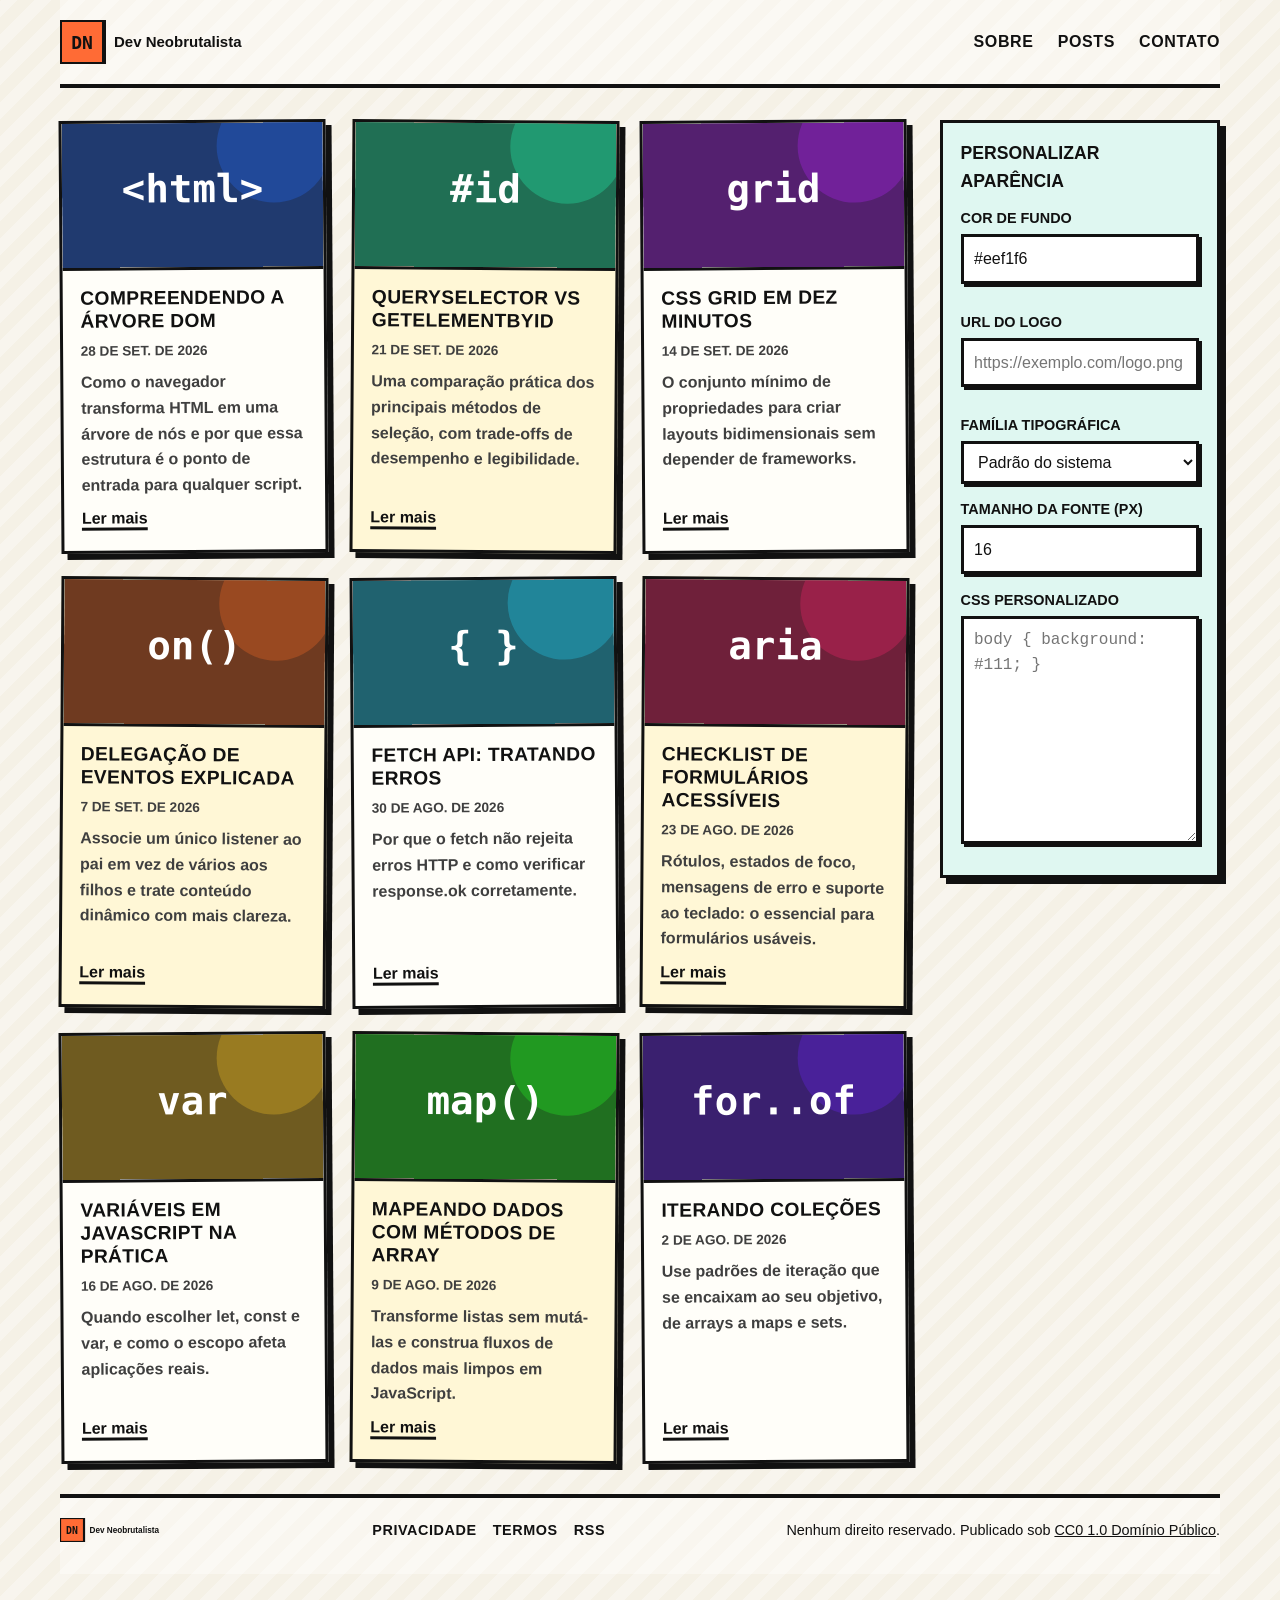
<file: aulas/DOM-API/index.html>
<html lang="pt-BR">

<head>
	<meta charset="UTF-8">
	<meta name="viewport" content="width=device-width, initial-scale=1.0">
	<title>Dev Neobrutalista</title>
	<link rel="stylesheet" href="./style.css" />
	<!-- <script type="module" src="blog.js"></script> -->
</head>

<body>
	<header>
		<a href="#" aria-label="Home">
			<img class="logo"
				src="data:image/svg+xml,%3Csvg%20xmlns%3D%22http%3A%2F%2Fwww.w3.org%2F2000%2Fsvg%22%20width%3D%22240%22%20height%3D%2244%22%20viewBox%3D%220%200%20240%2044%22%3E%3Crect%20width%3D%2244%22%20height%3D%2244%22%20fill%3D%22%23ff6b35%22%20stroke%3D%22%23111111%22%20stroke-width%3D%224%22%2F%3E%3Ctext%20x%3D%2222%22%20y%3D%2229%22%20font-family%3D%22monospace%22%20font-size%3D%2218%22%20font-weight%3D%22700%22%20fill%3D%22%23111111%22%20text-anchor%3D%22middle%22%3EDN%3C%2Ftext%3E%3Ctext%20x%3D%2254%22%20y%3D%2227%22%20font-family%3D%22sans-serif%22%20font-size%3D%2215%22%20font-weight%3D%22900%22%20fill%3D%22%23111111%22%3EDev%20Neobrutalista%3C%2Ftext%3E%3C%2Fsvg%3E"
				alt="Logo Dev Neobrutalista">
		</a>
		<nav aria-label="Menu principal">
			<ul>
				<li><a href="#about">Sobre</a></li>
				<li><a href="#posts">Posts</a></li>
				<li><a href="#contact">Contato</a></li>
			</ul>
		</nav>
	</header>

	<h1 class="sr-only">Dev Neobrutalista</h1>

	<main id="posts">
		<article>
			<img src="data:image/svg+xml,%3Csvg%20xmlns%3D%22http%3A%2F%2Fwww.w3.org%2F2000%2Fsvg%22%20width%3D%22640%22%20height%3D%22360%22%20viewBox%3D%220%200%20640%20360%22%3E%3Crect%20width%3D%22640%22%20height%3D%22360%22%20fill%3D%22hsl(220%2C55%25%2C28%25)%22%2F%3E%3Ccircle%20cx%3D%22520%22%20cy%3D%2260%22%20r%3D%22140%22%20fill%3D%22hsl(220%2C70%25%2C45%25)%22%20opacity%3D%22.5%22%2F%3E%3Ctext%20x%3D%2250%25%22%20y%3D%2255%25%22%20font-family%3D%22monospace%22%20font-size%3D%2296%22%20font-weight%3D%22700%22%20fill%3D%22%23fff%22%20text-anchor%3D%22middle%22%3E%26lt%3Bhtml%26gt%3B%3C%2Ftext%3E%3C%2Fsvg%3E"
				alt='Featured image for "Understanding the DOM Tree"' loading="lazy">
			<div class="post-body">
				<h2>Compreendendo a árvore DOM</h2>
				<time datetime="2026-09-28">28 de set. de 2026</time>
				<p>Como o navegador transforma HTML em uma árvore de nós e por que essa estrutura é o ponto de entrada
					para qualquer script.</p>
				<a class="read-more" href="#post-1">Ler mais</a>
			</div>
		</article>

		<article>
			<img src="data:image/svg+xml,%3Csvg%20xmlns%3D%22http%3A%2F%2Fwww.w3.org%2F2000%2Fsvg%22%20width%3D%22640%22%20height%3D%22360%22%20viewBox%3D%220%200%20640%20360%22%3E%3Crect%20width%3D%22640%22%20height%3D%22360%22%20fill%3D%22hsl(160%2C55%25%2C28%25)%22%2F%3E%3Ccircle%20cx%3D%22520%22%20cy%3D%2260%22%20r%3D%22140%22%20fill%3D%22hsl(160%2C70%25%2C45%25)%22%20opacity%3D%22.5%22%2F%3E%3Ctext%20x%3D%2250%25%22%20y%3D%2255%25%22%20font-family%3D%22monospace%22%20font-size%3D%2296%22%20font-weight%3D%22700%22%20fill%3D%22%23fff%22%20text-anchor%3D%22middle%22%3E%23id%3C%2Ftext%3E%3C%2Fsvg%3E"
				alt='Featured image for "querySelector vs getElementById"' loading="lazy">
			<div class="post-body">
				<h2>querySelector vs getElementById</h2>
				<time datetime="2026-09-21">21 de set. de 2026</time>
				<p>Uma comparação prática dos principais métodos de seleção, com trade-offs de desempenho e
					legibilidade.</p>
				<a class="read-more" href="#post-2">Ler mais</a>
			</div>
		</article>

		<article>
			<img src="data:image/svg+xml,%3Csvg%20xmlns%3D%22http%3A%2F%2Fwww.w3.org%2F2000%2Fsvg%22%20width%3D%22640%22%20height%3D%22360%22%20viewBox%3D%220%200%20640%20360%22%3E%3Crect%20width%3D%22640%22%20height%3D%22360%22%20fill%3D%22hsl(280%2C55%25%2C28%25)%22%2F%3E%3Ccircle%20cx%3D%22520%22%20cy%3D%2260%22%20r%3D%22140%22%20fill%3D%22hsl(280%2C70%25%2C45%25)%22%20opacity%3D%22.5%22%2F%3E%3Ctext%20x%3D%2250%25%22%20y%3D%2255%25%22%20font-family%3D%22monospace%22%20font-size%3D%2296%22%20font-weight%3D%22700%22%20fill%3D%22%23fff%22%20text-anchor%3D%22middle%22%3Egrid%3C%2Ftext%3E%3C%2Fsvg%3E"
				alt='Featured image for "CSS Grid in Ten Minutes"' loading="lazy">
			<div class="post-body">
				<h2>CSS Grid em dez minutos</h2>
				<time datetime="2026-09-14">14 de set. de 2026</time>
				<p>O conjunto mínimo de propriedades para criar layouts bidimensionais sem depender de frameworks.</p>
				<a class="read-more" href="#post-3">Ler mais</a>
			</div>
		</article>

		<article>
			<img src="data:image/svg+xml,%3Csvg%20xmlns%3D%22http%3A%2F%2Fwww.w3.org%2F2000%2Fsvg%22%20width%3D%22640%22%20height%3D%22360%22%20viewBox%3D%220%200%20640%20360%22%3E%3Crect%20width%3D%22640%22%20height%3D%22360%22%20fill%3D%22hsl(20%2C55%25%2C28%25)%22%2F%3E%3Ccircle%20cx%3D%22520%22%20cy%3D%2260%22%20r%3D%22140%22%20fill%3D%22hsl(20%2C70%25%2C45%25)%22%20opacity%3D%22.5%22%2F%3E%3Ctext%20x%3D%2250%25%22%20y%3D%2255%25%22%20font-family%3D%22monospace%22%20font-size%3D%2296%22%20font-weight%3D%22700%22%20fill%3D%22%23fff%22%20text-anchor%3D%22middle%22%3Eon()%3C%2Ftext%3E%3C%2Fsvg%3E"
				alt='Featured image for "Event Delegation Explained"' loading="lazy">
			<div class="post-body">
				<h2>Delegação de eventos explicada</h2>
				<time datetime="2026-09-07">7 de set. de 2026</time>
				<p>Associe um único listener ao pai em vez de vários aos filhos e trate conteúdo dinâmico com mais
					clareza.</p>
				<a class="read-more" href="#post-4">Ler mais</a>
			</div>
		</article>

		<article>
			<img src="data:image/svg+xml,%3Csvg%20xmlns%3D%22http%3A%2F%2Fwww.w3.org%2F2000%2Fsvg%22%20width%3D%22640%22%20height%3D%22360%22%20viewBox%3D%220%200%20640%20360%22%3E%3Crect%20width%3D%22640%22%20height%3D%22360%22%20fill%3D%22hsl(190%2C55%25%2C28%25)%22%2F%3E%3Ccircle%20cx%3D%22520%22%20cy%3D%2260%22%20r%3D%22140%22%20fill%3D%22hsl(190%2C70%25%2C45%25)%22%20opacity%3D%22.5%22%2F%3E%3Ctext%20x%3D%2250%25%22%20y%3D%2255%25%22%20font-family%3D%22monospace%22%20font-size%3D%2296%22%20font-weight%3D%22700%22%20fill%3D%22%23fff%22%20text-anchor%3D%22middle%22%3E%7B%20%7D%3C%2Ftext%3E%3C%2Fsvg%3E"
				alt='Featured image for "Fetch API: Handling Errors"' loading="lazy">
			<div class="post-body">
				<h2>Fetch API: tratando erros</h2>
				<time datetime="2026-08-30">30 de ago. de 2026</time>
				<p>Por que o fetch não rejeita erros HTTP e como verificar response.ok corretamente.</p>
				<a class="read-more" href="#post-5">Ler mais</a>
			</div>
		</article>

		<article>
			<img src="data:image/svg+xml,%3Csvg%20xmlns%3D%22http%3A%2F%2Fwww.w3.org%2F2000%2Fsvg%22%20width%3D%22640%22%20height%3D%22360%22%20viewBox%3D%220%200%20640%20360%22%3E%3Crect%20width%3D%22640%22%20height%3D%22360%22%20fill%3D%22hsl(340%2C55%25%2C28%25)%22%2F%3E%3Ccircle%20cx%3D%22520%22%20cy%3D%2260%22%20r%3D%22140%22%20fill%3D%22hsl(340%2C70%25%2C45%25)%22%20opacity%3D%22.5%22%2F%3E%3Ctext%20x%3D%2250%25%22%20y%3D%2255%25%22%20font-family%3D%22monospace%22%20font-size%3D%2296%22%20font-weight%3D%22700%22%20fill%3D%22%23fff%22%20text-anchor%3D%22middle%22%3Earia%3C%2Ftext%3E%3C%2Fsvg%3E"
				alt='Featured image for "Accessible Forms Checklist"' loading="lazy">
			<div class="post-body">
				<h2>Checklist de formulários acessíveis</h2>
				<time datetime="2026-08-23">23 de ago. de 2026</time>
				<p>Rótulos, estados de foco, mensagens de erro e suporte ao teclado: o essencial para formulários
					usáveis.</p>
				<a class="read-more" href="#post-6">Ler mais</a>
			</div>
		</article>

		<article>
			<img src="data:image/svg+xml,%3Csvg%20xmlns%3D%22http%3A%2F%2Fwww.w3.org%2F2000%2Fsvg%22%20width%3D%22640%22%20height%3D%22360%22%20viewBox%3D%220%200%20640%20360%22%3E%3Crect%20width%3D%22640%22%20height%3D%22360%22%20fill%3D%22hsl(45%2C55%25%2C28%25)%22%2F%3E%3Ccircle%20cx%3D%22520%22%20cy%3D%2260%22%20r%3D%22140%22%20fill%3D%22hsl(45%2C70%25%2C45%25)%22%20opacity%3D%22.5%22%2F%3E%3Ctext%20x%3D%2250%25%22%20y%3D%2255%25%22%20font-family%3D%22monospace%22%20font-size%3D%2296%22%20font-weight%3D%22700%22%20fill%3D%22%23fff%22%20text-anchor%3D%22middle%22%3Evar%3C%2Ftext%3E%3C%2Fsvg%3E"
				alt='Featured image for "JavaScript Variables in Practice"' loading="lazy">
			<div class="post-body">
				<h2>Variáveis em JavaScript na prática</h2>
				<time datetime="2026-08-16">16 de ago. de 2026</time>
				<p>Quando escolher let, const e var, e como o escopo afeta aplicações reais.</p>
				<a class="read-more" href="#post-7">Ler mais</a>
			</div>
		</article>

		<article>
			<img src="data:image/svg+xml,%3Csvg%20xmlns%3D%22http%3A%2F%2Fwww.w3.org%2F2000%2Fsvg%22%20width%3D%22640%22%20height%3D%22360%22%20viewBox%3D%220%200%20640%20360%22%3E%3Crect%20width%3D%22640%22%20height%3D%22360%22%20fill%3D%22hsl(120%2C55%25%2C28%25)%22%2F%3E%3Ccircle%20cx%3D%22520%22%20cy%3D%2260%22%20r%3D%22140%22%20fill%3D%22hsl(120%2C70%25%2C45%25)%22%20opacity%3D%22.5%22%2F%3E%3Ctext%20x%3D%2250%25%22%20y%3D%2255%25%22%20font-family%3D%22monospace%22%20font-size%3D%2296%22%20font-weight%3D%22700%22%20fill%3D%22%23fff%22%20text-anchor%3D%22middle%22%3Emap()%3C%2Ftext%3E%3C%2Fsvg%3E"
				alt='Featured image for "Mapping Data with Array Methods"' loading="lazy">
			<div class="post-body">
				<h2>Mapeando dados com métodos de array</h2>
				<time datetime="2026-08-09">9 de ago. de 2026</time>
				<p>Transforme listas sem mutá-las e construa fluxos de dados mais limpos em JavaScript.</p>
				<a class="read-more" href="#post-8">Ler mais</a>
			</div>
		</article>

		<article>
			<img src="data:image/svg+xml,%3Csvg%20xmlns%3D%22http%3A%2F%2Fwww.w3.org%2F2000%2Fsvg%22%20width%3D%22640%22%20height%3D%22360%22%20viewBox%3D%220%200%20640%20360%22%3E%3Crect%20width%3D%22640%22%20height%3D%22360%22%20fill%3D%22hsl(260%2C55%25%2C28%25)%22%2F%3E%3Ccircle%20cx%3D%22520%22%20cy%3D%2260%22%20r%3D%22140%22%20fill%3D%22hsl(260%2C70%25%2C45%25)%22%20opacity%3D%22.5%22%2F%3E%3Ctext%20x%3D%2250%25%22%20y%3D%2255%25%22%20font-family%3D%22monospace%22%20font-size%3D%2296%22%20font-weight%3D%22700%22%20fill%3D%22%23fff%22%20text-anchor%3D%22middle%22%3Efor..of%3C%2Ftext%3E%3C%2Fsvg%3E"
				alt='Featured image for "Looping Over Collections"' loading="lazy">
			<div class="post-body">
				<h2>Iterando coleções</h2>
				<time datetime="2026-08-02">2 de ago. de 2026</time>
				<p>Use padrões de iteração que se encaixam ao seu objetivo, de arrays a maps e sets.</p>
				<a class="read-more" href="#post-9">Ler mais</a>
			</div>
		</article>
	</main>

	<aside>
		<h2>Personalizar aparência</h2>
		<div class="field">
			<label for="bg-color">Cor de fundo</label>
			<input type="text" value="#eef1f6" placeholder="ex.: #fafafa ou lightblue" id="bg-color">
		</div>
		<p class="error" aria-live="polite"></p>
		<div class="field">
			<label for="logo-url">URL do logo</label>
			<input type="url" placeholder="https://exemplo.com/logo.png" id="logo-url">
		</div>
		<p class="error" aria-live="polite"></p>
		<div class="field">
			<label for="font-family">Família Tipográfica</label>
			<select id="font-family">
				<option value='system-ui, -apple-system, "Segoe UI", Roboto, sans-serif'>Padrão do sistema
				</option>
				<option value='Georgia, "Times New Roman", serif'>Serifa (Georgia)</option>
				<option value='ui-monospace, Consolas, "Courier New", monospace'>Monoespaçada</option>
				<option value='"Trebuchet MS", Verdana, sans-serif'>Humanista (Trebuchet)</option>
			</select>
		</div>
		<div class="field">
			<label for="font-size">Tamanho da fonte (px)</label>
			<input type="number" min="12" max="24" step="1" value="16" id="font-size">
		</div>
		<div class="field">
			<label for="custom-css">CSS personalizado</label>
			<textarea id="custom-css" rows="8" spellcheck="false" placeholder="body { background: #111; }"></textarea>
		</div>
	</aside>

	<footer>
		<img class="logo"
			src="data:image/svg+xml,%3Csvg%20xmlns%3D%22http%3A%2F%2Fwww.w3.org%2F2000%2Fsvg%22%20width%3D%22240%22%20height%3D%2244%22%20viewBox%3D%220%200%20240%2044%22%3E%3Crect%20width%3D%2244%22%20height%3D%2244%22%20fill%3D%22%23ff6b35%22%20stroke%3D%22%23111111%22%20stroke-width%3D%224%22%2F%3E%3Ctext%20x%3D%2222%22%20y%3D%2229%22%20font-family%3D%22monospace%22%20font-size%3D%2218%22%20font-weight%3D%22700%22%20fill%3D%22%23111111%22%20text-anchor%3D%22middle%22%3EDN%3C%2Ftext%3E%3Ctext%20x%3D%2254%22%20y%3D%2227%22%20font-family%3D%22sans-serif%22%20font-size%3D%2215%22%20font-weight%3D%22900%22%20fill%3D%22%23111111%22%3EDev%20Neobrutalista%3C%2Ftext%3E%3C%2Fsvg%3E"
			alt="Logo Dev Neobrutalista">
		<nav aria-label="Menu secundário">
			<ul>
				<li><a href="#privacy">Privacidade</a></li>
				<li><a href="#terms">Termos</a></li>
				<li><a href="#rss">RSS</a></li>
			</ul>
		</nav>
		<p class="copyright">Nenhum direito reservado. Publicado sob <a
				href="https://creativecommons.org/publicdomain/zero/1.0/" rel="license">CC0 1.0 Domínio Público</a>.</p>
	</footer>
	<script src="script.js"></script>
</body>

</html>
</file>
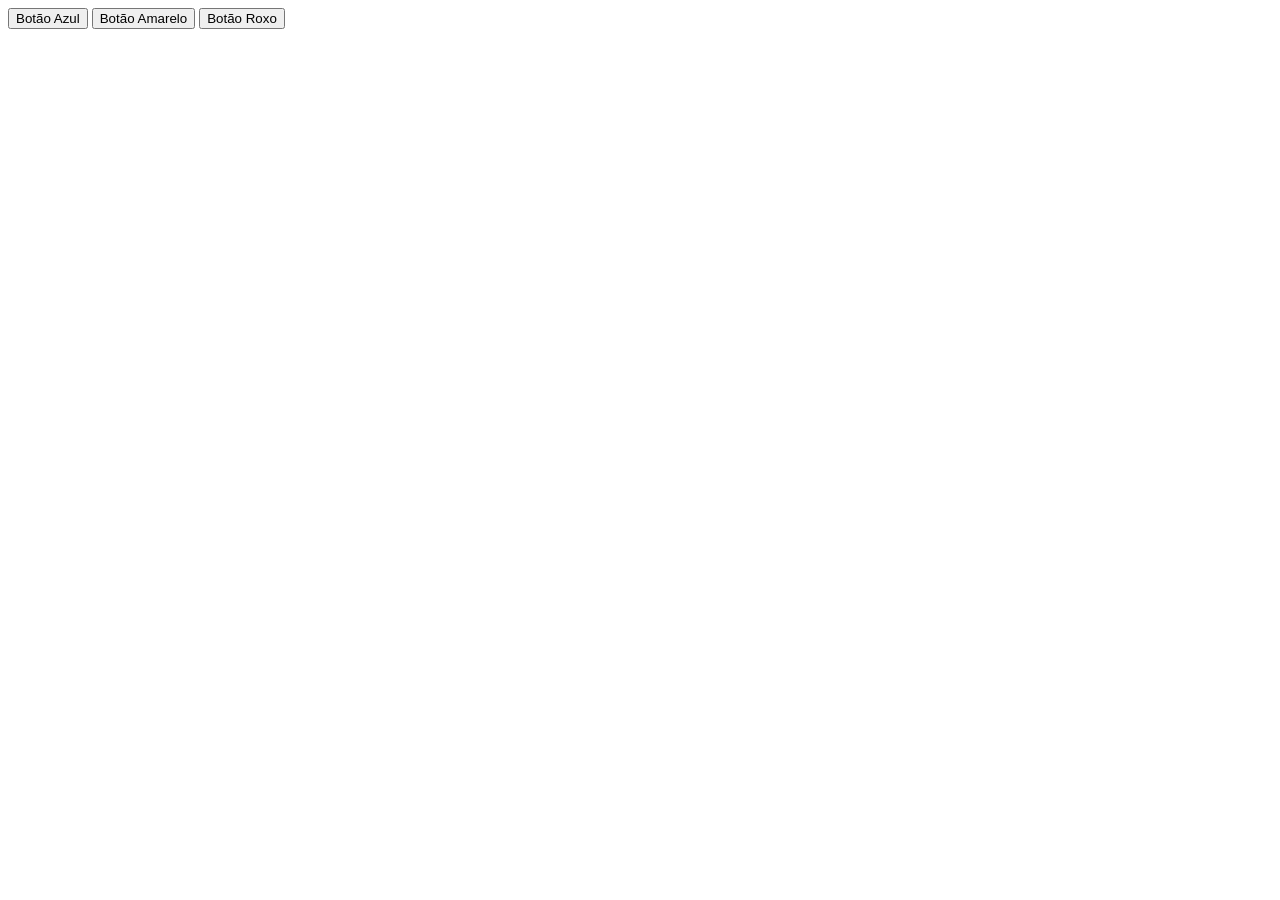
<file: exercicios/closures/_solucoes/cliques/index.html>
<!DOCTYPE html>
<html lang="pt-br">
<head>
    <meta charset="UTF-8">
    <meta name="viewport" content="width=device-width, initial-scale=1.0">
    <title>Closures</title>
</head>
<body>

    <button class="azul">Botão Azul</button>
    <button class="amarelo">Botão Amarelo</button>
    <button class="roxo">Botão Roxo</button>

    <script src="cliques.js"></script>
</body>
</html>
</file>
<file: aulas/DOM-API/style.css>
:root {
	--bg: #f5f1e6;
	--ink: #111111;
	--muted: #3f3f3f;
	--accent: #ff6b35;
	--accent-2: #00b894;
	--card: #fffef9;
	--line: #111111;
	--shadow: 6px 6px 0 #111111;
	--font: "Arial Black", "Segoe UI", sans-serif;
	--size: 16px;
}

* {
	box-sizing: border-box;
}

.sr-only {
	position: absolute;
	width: 1px;
	height: 1px;
	padding: 0;
	margin: -1px;
	overflow: hidden;
	clip: rect(0, 0, 0, 0);
	white-space: nowrap;
	border: 0;
}

body {
	margin: 0;
	background: repeating-linear-gradient(-45deg,
			#f5f1e6 0,
			#f5f1e6 12px,
			#f8f5ee 12px,
			#f8f5ee 24px);
	color: var(--ink);
	font-family: var(--font);
	font-size: var(--size);
	line-height: 1.6;
	display: grid;
	grid-template-columns: minmax(0, 1fr) 280px;
	grid-template-areas: "header header" "main aside" "footer footer";
	gap: 2rem;
	max-width: 1200px;
	margin-inline: auto;
	padding: 0 1.25rem 2rem;
}

a {
	color: inherit;
}

a:focus-visible,
input:focus-visible,
select:focus-visible {
	outline: 3px solid var(--accent);
	outline-offset: 3px;
}

/* Header */
header {
	grid-area: header;
	display: flex;
	flex-wrap: wrap;
	align-items: center;
	justify-content: space-between;
	gap: 1rem;
	padding: 1.25rem 0;
	border-bottom: 4px solid var(--ink);
	background: rgba(255, 255, 255, 0.35);
}

.logo {
	height: 44px;
	width: auto;
	display: block;
}

footer .logo {
	height: 24px;
}

nav ul {
	display: flex;
	gap: 1.5rem;
	list-style: none;
	margin: 0;
	padding: 0;
}

nav a {
	text-decoration: none;
	font-weight: 900;
	letter-spacing: 0.04em;
	text-transform: uppercase;
}

nav a:hover {
	color: var(--accent);
	text-decoration: underline;
	text-decoration-thickness: 3px;
}

/* Posts */
main {
	grid-area: main;
	display: grid;
	grid-template-columns: repeat(auto-fill, minmax(260px, 1fr));
	gap: 1.5rem;
	align-content: start;
}

article {
	background: var(--card);
	border: 3px solid var(--line);
	box-shadow: var(--shadow);
	overflow: hidden;
	display: flex;
	flex-direction: column;
	transform: rotate(-0.4deg);
}

article:nth-child(even) {
	transform: rotate(0.4deg);
	background: #fff7d6;
}

article img {
	width: 100%;
	aspect-ratio: 16 / 9;
	object-fit: cover;
	display: block;
	border-bottom: 3px solid var(--line);
}

.post-body {
	padding: 1rem 1.1rem 1.2rem;
	display: flex;
	flex-direction: column;
	gap: .5rem;
	flex: 1;
}

article h2 {
	font-size: 1.2rem;
	line-height: 1.2;
	margin: 0;
	text-transform: uppercase;
	letter-spacing: 0.02em;
}

article time {
	color: var(--muted);
	font-size: .85em;
	font-weight: 800;
	text-transform: uppercase;
}

article p {
	margin: 0;
	color: var(--muted);
	font-family: "Segoe UI", sans-serif;
	font-weight: 700;
}

.read-more {
	margin-top: auto;
	font-weight: 900;
	color: var(--ink);
	text-decoration: underline;
	text-decoration-thickness: 3px;
	text-underline-offset: 4px;
}

/* Controls */
aside {
	grid-area: aside;
	align-self: start;
	position: sticky;
	top: 1rem;
	background: #dff7f1;
	border: 3px solid var(--line);
	box-shadow: var(--shadow);
	padding: 1rem 1.1rem;
}

aside h2 {
	font-size: 1.1em;
	margin: 0 0 .75rem;
	text-transform: uppercase;
}

.field {
	display: flex;
	flex-direction: column;
	gap: .25rem;
	margin-bottom: .9rem;
}

.field label {
	font-weight: 800;
	font-size: .9em;
	text-transform: uppercase;
}

.field input,
.field select,
.field textarea {
	font: inherit;
	padding: .55rem .65rem;
	border: 3px solid var(--line);
	background: #fff;
	color: var(--ink);
	box-shadow: 3px 3px 0 var(--ink);
}

.field textarea {
	min-height: 120px;
	resize: vertical;
	font-family: "SFMono-Regular", Consolas, "Liberation Mono", monospace;
}

.error {
	color: #db2a2a;
	font-size: .8em;
	min-height: 1em;
	margin: 0;
	font-weight: 800;
}

.copyright {
	margin: 0;
}

/* Footer */
footer {
	grid-area: footer;
	display: flex;
	flex-wrap: wrap;
	align-items: center;
	justify-content: space-between;
	gap: 1rem;
	padding: 1.25rem 0 2rem;
	border-top: 4px solid var(--ink);
	background: rgba(255, 255, 255, 0.35);
	font-size: .9em;
}

footer ul {
	display: flex;
	gap: 1rem;
	list-style: none;
	margin: 0;
	padding: 0;
}

@media (max-width: 800px) {
	body {
		grid-template-columns: minmax(0, 1fr);
		grid-template-areas: "header" "main" "aside" "footer";
	}

	aside {
		position: static;
	}
}
</file>
